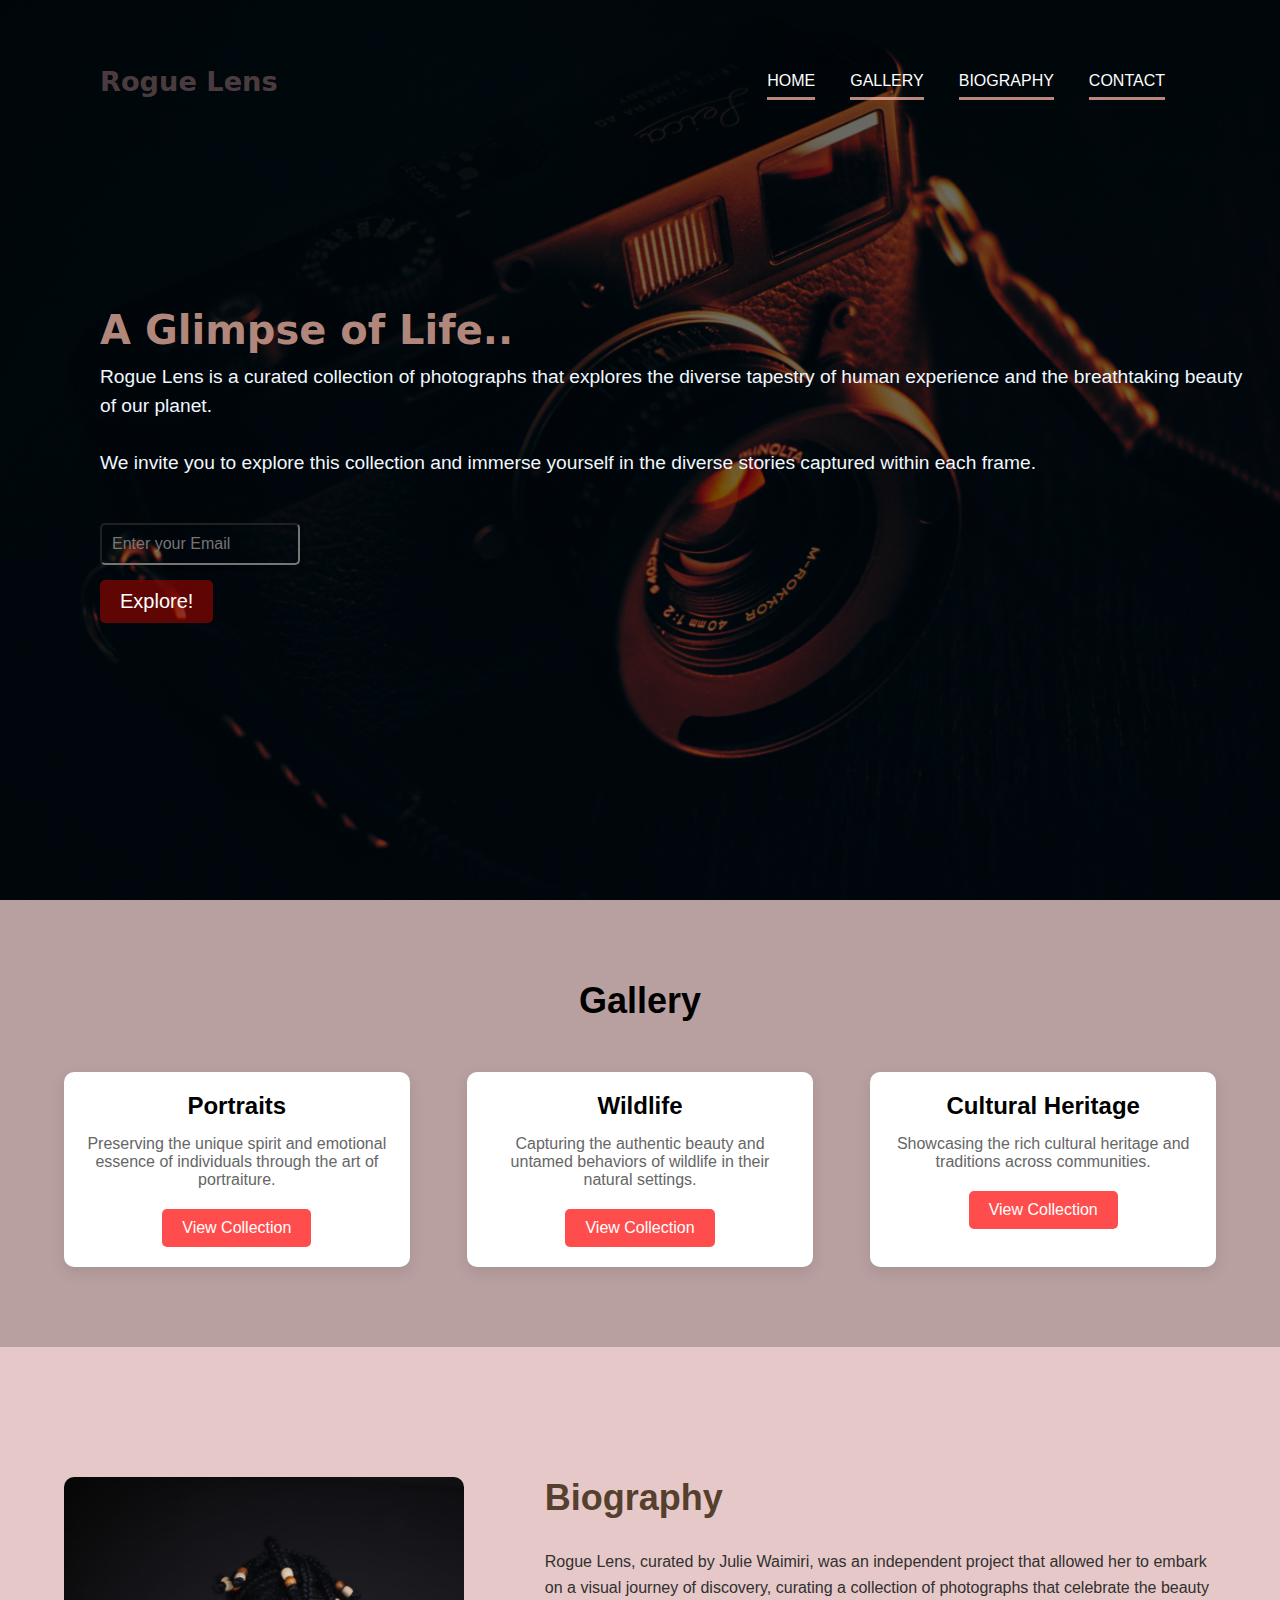
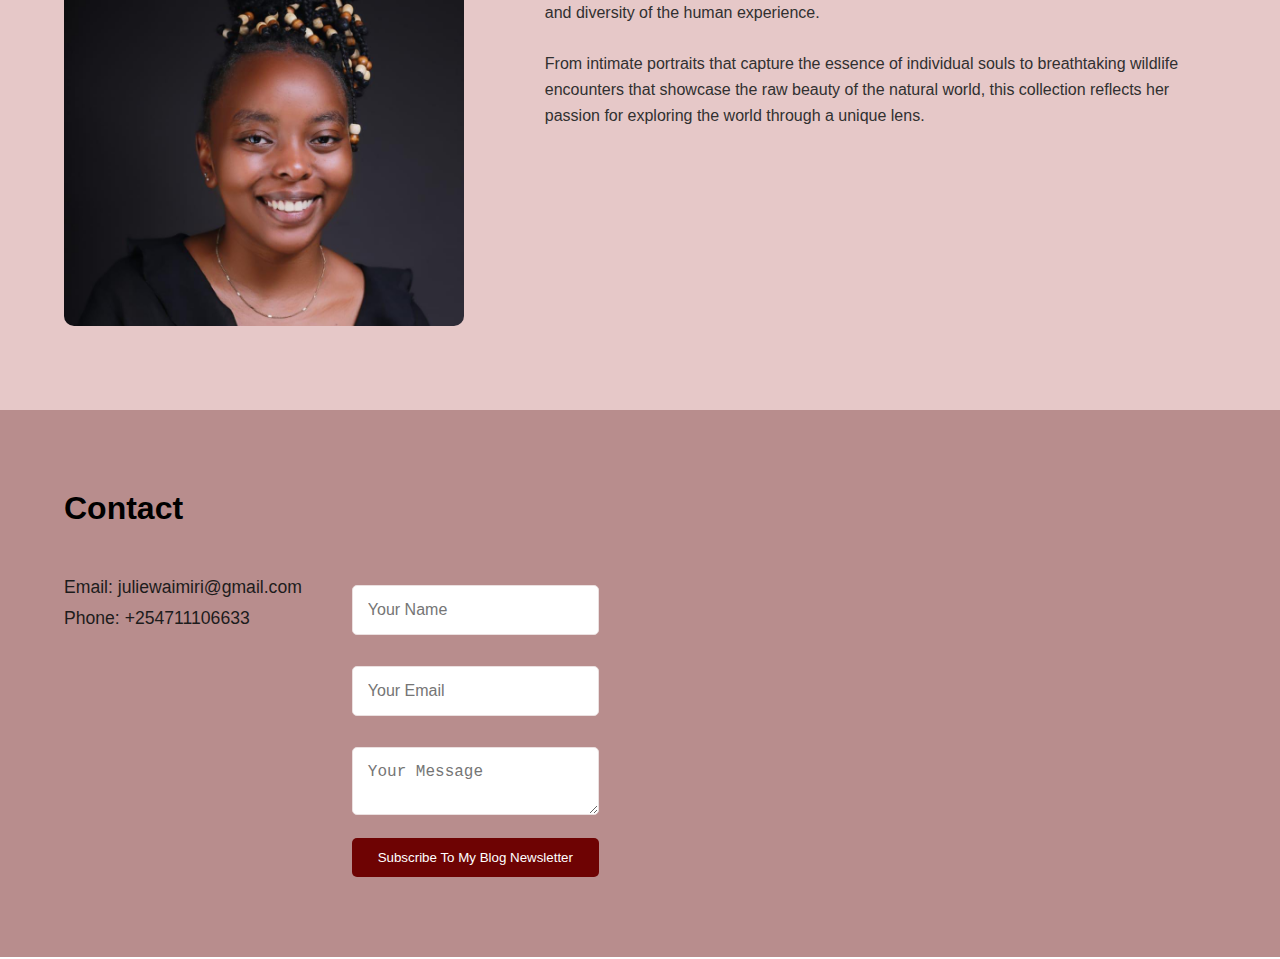
<file: index.html>
<!DOCTYPE html>
<html lang="en">
<head>
    <meta charset="UTF-8">
    <meta name="viewport" content="width=device-width, initial-scale=1.0">
    <link rel="stylesheet" href="./style.css">
    <title>Rogue Lens</title>
</head>
<body>
    <header id="home">
        <nav>
            <div>
                <h1>Rogue Lens</h1>
            </div>
            <div class="nav-links">
                <ul>
                    <li><a href="#home">Home</a></li>
                    <li><a href="#gallery">Gallery</a></li>
                    <li><a href="#biography">Biography</a></li>
                    <li><a href="#contact">Contact</a></li>
                </ul>
            </div>
        </nav>
        <div class="home-content">
            <h2>A Glimpse of Life..</h2>
            <p>Rogue Lens is a curated collection of photographs that explores the diverse tapestry of human experience and the breathtaking beauty of our planet.<br><br>We invite you to explore this collection and immerse yourself in the diverse stories captured within each frame.</p>
            <form>
                <input type="email" placeholder="Enter your Email">
                <a href="#gallery"><button type="button">Explore!</button></a>
        </form>
        </div>
    </header>

    <section id="gallery">
        <h1>Gallery</h1>
        <div class="gallery-container">
            <div class="gallery-category">
                <h3>Portraits</h3>
                <p>Preserving the unique spirit and emotional essence of individuals through the art of portraiture.</p>
                <a href="portraits.html" class="category-btn">View Collection</a>
            </div>
            
            <div class="gallery-category">
                <h3>Wildlife</h3>
                <p>Capturing the authentic beauty and untamed behaviors of wildlife in their natural settings.</p>
                <a href="wildlife.html" class="category-btn">View Collection</a>
            </div>
            
            <div class="gallery-category">
                <h3>Cultural Heritage</h3>
                <p>Showcasing the rich cultural heritage and traditions across communities.</p>
                <a href="heritage.html" class="category-btn">View Collection</a>
            </div>
        </div>
    </section>

    <section id="biography">
        <div class="bio-container">
            <div class="bio-image">
                <img src="./Images/biography.jpg" alt="Julie Waimiri, Curator">
            </div>
            <div class="bio-content">
                <h2>Biography</h2>
                <p>Rogue Lens, curated by Julie Waimiri, was an independent project that allowed her to embark on a visual journey of discovery, curating a collection of photographs that celebrate the beauty and diversity of the human experience. <br><br> From intimate portraits that capture the essence of individual souls to breathtaking wildlife encounters that showcase the raw beauty of the natural world, this collection reflects her passion for exploring the world through a unique lens.</p>
            </div>
        </div>
    </section>

    <section id="contact">
        <h1>Contact</h1>
        <div class="contact-container">
            <div class="contact-info">
                <div class="contact-details">
                    <p>Email: juliewaimiri@gmail.com</p>
                    <p>Phone: +254711106633</p>
                </div>
            </div>
            <div class="contact-form">
                <form>
                    <input type="text" placeholder="Your Name" required>
                    <input type="email" placeholder="Your Email" required>
                    <textarea placeholder="Your Message"></textarea>
                    <button type="submit">Subscribe To My Blog Newsletter </button>
                </form>
            </div>
        </div>
    </section>
    
</body>
</html>
</file>
<file: style.css>
* {
  margin: 0;
  padding: 0;
  box-sizing: border-box;
}

body {
  font-family: Arial;
}

header{
  background: linear-gradient(rgba(0, 0, 0, 0.6), rgba(0, 0, 0, 0.5)),url("./Images/background1.jpg");
  background-size: cover;
  background-repeat: no-repeat;
  background-position: center;
  height: 100vh;
  padding: 2rem 5rem;
  position: relative;
}

header h1{
  color: #8d696c8e;
  font-size: 1.7rem;
  margin: 0;
  font-family: system-ui;
}

header p {
  font-size: 1.2rem;
  margin-top: 10px;
}

header nav {
  display: flex;
  justify-content: space-between;
  align-items: center;
  padding: 20px;
}

.nav-links ul {
  display: flex;
  list-style-type: none;
}

.nav-links li {
  margin-right: 15px;
}

.nav-links a {
  text-decoration: none;
  color: #fff;
  font-size: 16px;
}

header nav ul li{
  list-style: none;
  display: inline-block;
  margin: 20px;
  position: relative;
}

header nav ul li a{
  text-transform: uppercase;
  transition: all ease 0.4s;
}

header ul li a:hover{
  color: #e0a87a;
}

header nav ul li::after{
  content: '';
  height: 3px;
  width: 100%;
  background: #ffb7a8bb;
  position: absolute;
  left: 0;
  bottom: -10px;
}

.home-content{
  position: absolute;
  top: 23%;
  padding: 50px 20px;
  text-align: left;
  color: aliceblue;
}

.home-content h2{
  font-size: 2.5rem;
  font-family:system-ui;
  color: #bd8f83ef;
  margin-top: 50px;
}

.home-content p{
  margin-bottom: 30px;
  line-height: 1.5;
  font-size: 1.2rem;
}

.home-content form{
  display: flex;
  flex-direction: column;
  align-items: flex-start;
}

.home-content input{
  width: 200px;
  padding: 10px;
  margin-right: 10px;
  margin-top: 15px;
  margin-bottom: 15px;
  border-radius: 5px;
  font-size: 1rem;
  background-color: transparent;
  color: #fff;
  box-shadow: 3px 5px rgba(0, 0, 0, 0.2);
}

.home-content button{
  padding: 10px 20px;
  background: #9b05009c;
  border: 1px;
  color: #fff;
  font-size: 20px;
  border-radius: 5px;
  cursor: pointer;
  transition: 0.4s,ease-in;
}

.home-content button:hover{
  background: #eb9595d3;
  transform: translateY(-2px);
}

#gallery {
  padding: 80px 5%;
  background: #b9a0a0;
}

#gallery h1 {
  text-align: center;
  margin-bottom: 50px;
  font-size: 36px;
}

.gallery-container {
  display: flex;
  justify-content: space-between;
  margin-top: 50px;
  gap: 20px;
}

.gallery-category {
  background: white;
  padding: 20px;
  border-radius: 10px;
  text-align: center;
  flex-basis: 30%;
  box-shadow: 0 5px 15px rgba(0,0,0,0.1);
}

.gallery-category img {
  width: 100%;
  height: 250px;
  object-fit: cover;
  border-radius: 5px;
  margin-bottom: 20px;
}

.gallery-category h3 {
  margin-bottom: 15px;
  font-size: 1.5rem;
}

.gallery-category p {
  font-size: 1rem;
  margin-bottom: 20px;
  color: #666;
}

.category-btn {
  display: inline-block;
  padding: 10px 20px;
  background: #ff4d4d;
  color: white;
  text-decoration: none;
  border-radius: 5px;
  transition: 0.4s ease-in;
}

.category-btn:hover {
  background: #e69592b6;
}

/* Biography Styles */
#biography {
padding: 80px 5%;
background-color: #e6c8c8;
}

.bio-container {
display: flex;
flex-wrap: wrap;
justify-content: space-between;
margin-top: 50px;
}

.bio-image img {
width: 100%;
max-width: 400px;
border-radius: 10px;
}

.bio-content {
  flex-basis: 60%;
  padding-left: 20px;
}

.bio-content h2 {
margin-bottom: 30px;
font-size: 36px;
color: #553f2d;
}

.bio-content p {
margin-bottom: 20px;
line-height: 1.6;
color: #313030;
}

/* Contact Styles */
#contact {
padding: 80px 5%;
background: #b88d8d;
}

.contact-container {
display: flex;
flex-wrap: wrap;
gap: 50px;
margin-top: 50px
}

.contact-details p {
margin-bottom: 10px;
color: #1d1c1c;
font-size: 1.1rem;
}

.contact-form form {
display: flex;
flex-direction: column;
gap: 15px;
}

.contact-form input,
.contact-form textarea {
padding: 15px;
margin: 8px 0;
border: 1px solid #ebe0e0;
border-radius: 5px;
width: 100%;
font-size: 1rem;
}

.contact-form button {
padding: 12px 20px;
background: #6e0303;
color: white;
border: none;
border-radius: 5px;
cursor: pointer;
transition: 0.4s ease-in;
}

.contact-form button:hover {
background: #b94343;
}

/* Mobile Responsiveness Styling */
@media screen and (max-width: 768px) {
  header {
  background-size: cover;
  background-position: center;
  }
  .nav-links ul {
      flex-direction: column;
      align-items: center;
  }

  .nav-links li {
      margin: 10px 0;
  }

  .home-content h2 {
      font-size: 2rem;
  }

  .home-content p {
      font-size: 1rem;
  }

  .gallery-container {
      flex-direction: column;
      align-items: center;
  }

  .gallery-category {
      flex-basis: 100%;
      margin-bottom: 20px;
  }

  .bio-container {
      flex-direction: column;
      text-align: center;
  }

  .bio-container .bio-image img {
      max-width: 100%;
      margin-bottom: 20px;
  }

  .bio-container .bio-content {
      flex-basis: 100%;
  }

  .contact-container {
      flex-direction: column;
      align-items: center;
  }

  .contact-info p {
      font-size: 1rem;
  }

  .contact-form form input,
  .contact-form form textarea {
      width: 90%;
  }

  .contact-form button {
      width: 90%;
  }
}

@media screen and (max-width: 480px) {
  .home-content h2 {
      font-size: 1.5rem;
  }

  .home-content p {
      font-size: 0.9rem;
  }

  .gallery-category h3 {
      font-size: 1.2rem;
  }

  .gallery-category p {
      font-size: 0.9rem;
  }
}
</file>
